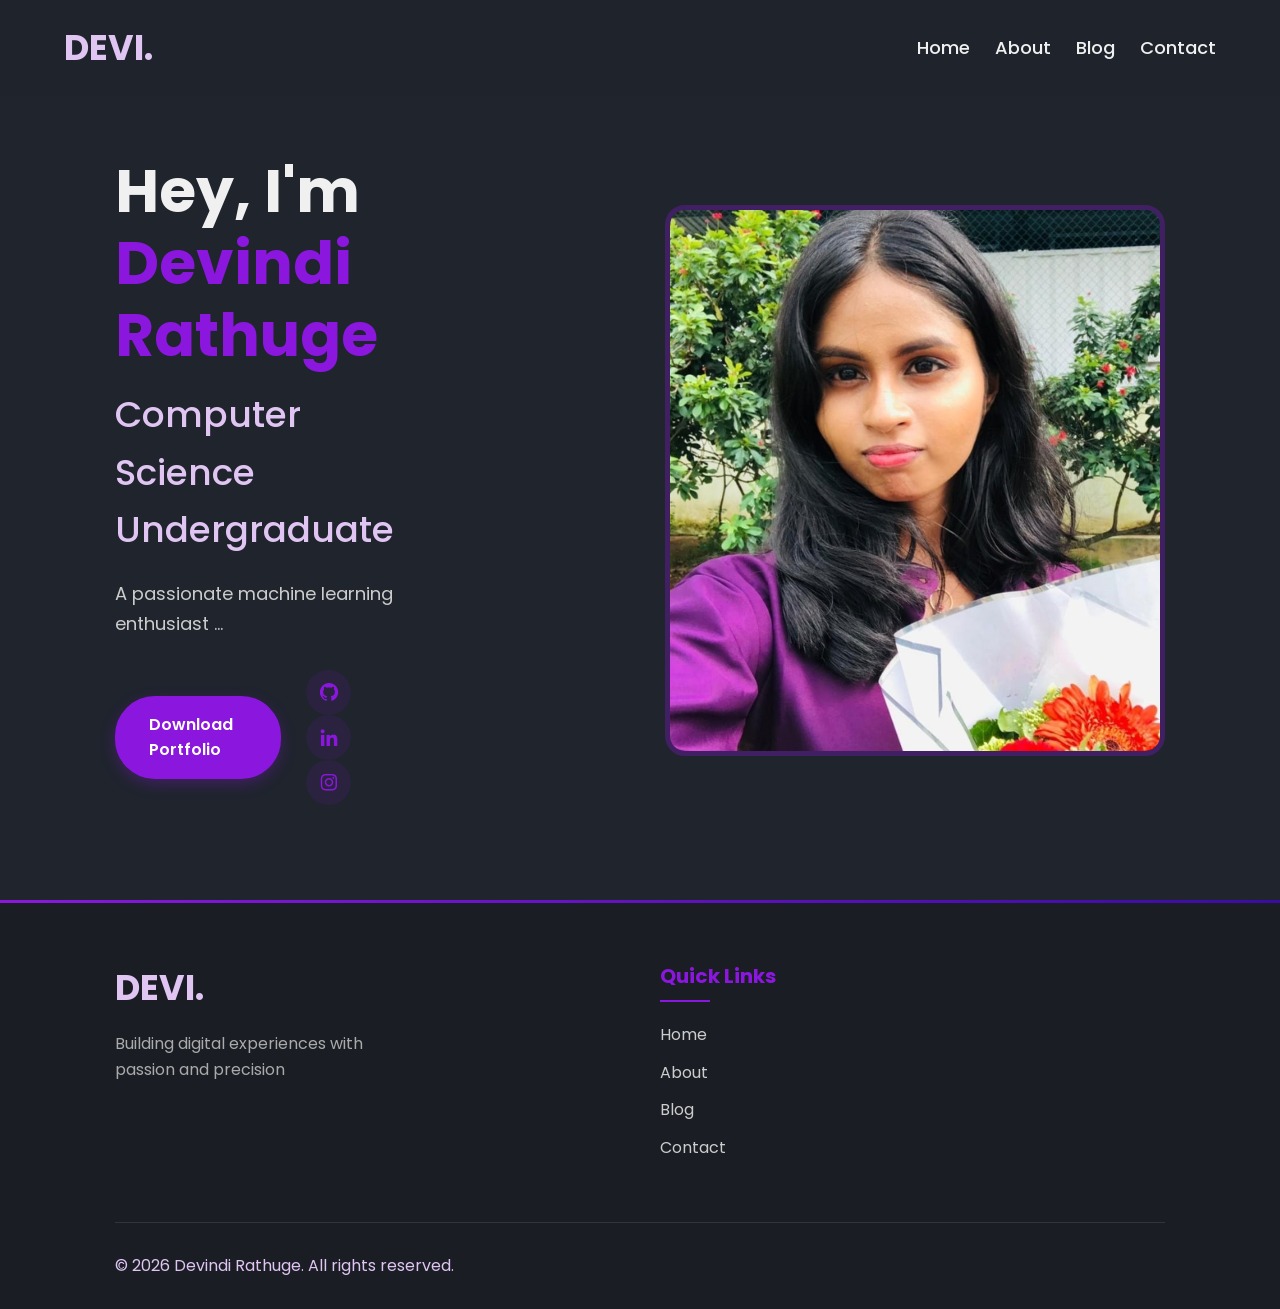
<file: index.html>
<!DOCTYPE html>
<html lang="en">
<head>
  <meta charset="UTF-8">
  <meta http-equiv="X-UA-Compatible" content="IE=edge">
  <meta name="viewport" content="width=device-width, initial-scale=1.0">
  <title>Devindi Rathuge</title>

  <!-- Boxicons CDN -->
  <link href="https://unpkg.com/boxicons@2.1.4/css/boxicons.min.css" rel="stylesheet">
  <link rel="stylesheet" href="style.css">
</head>

<body>
  <!-- Navbar -->
 <nav class="navbar">
    <a href="home.html" class="logo">DEVI.</a>
    <div class="menu-toggle" id="mobile-menu">
        <span class="bar"></span>
        <span class="bar"></span>
        <span class="bar"></span>
    </div>
    <ul class="nav-list" id="nav-list">
        <li><a href="home.html" class="active">Home</a></li>
        <li><a href="about.html">About</a></li>
        <li><a href="blog.html">Blog</a></li>
        <li><a href="contact.html">Contact</a></li>
    </ul>
</nav>  
  <!-- Home Section -->
  <section class="home" id="home">
    <div class="home-content">
      <div class="home-info">
        <h1>Hey, I'm <span>Devindi Rathuge</span></h1>
        <h2>Computer Science Undergraduate</h2>
        <p>A passionate machine learning enthusiast ...</p>

        <div class="btn-sci">
          <a href="Devindi-Nethmini.pdf" download class="btn">Download Portfolio</a>
          <div class="sci">
            <a href="https://github.com/rathugedn" target="_blank"><i class='bx bxl-github'></i></a>
            <a href="https://www.linkedin.com/in/devindi-rathuge" target="_blank"><i class='bx bxl-linkedin'></i></a>
            <a href="https://www.instagram.com/devindi_rathuge/" target="_blank"><i class='bx bxl-instagram'></i></a>
          </div>
        </div>
      </div>
      </div>

      <div class="home-img">
        <div class="img-box">
          <img src="mine.png" alt="Devindi Rathuge">
        </div>
      </div>
  </section>

  <!-- Footer -->
  <footer class="footer">
    <div class="footer-content">
      <div class="footer-logo">
        <a href="home.html" class="logo">DEVI.</a>
        <p>Building digital experiences with passion and precision</p>
      </div>
      <div class="footer-links">
        <h3>Quick Links</h3>
        <ul>
          <li><a href="home.html">Home</a></li>
          <li><a href="about.html">About</a></li>
          <li><a href="blog.html">Blog</a></li>
          <li><a href="contact.html">Contact</a></li>
        </ul>
      </div>
    </div>
    <div class="footer-bottom">
      <p>&copy; <span id="year"></span> Devindi Rathuge. All rights reserved.</p>
    </div>
  </footer>

  <script>
    document.getElementById('year').textContent = new Date().getFullYear();
  </script>
</body>
</html>
</file>
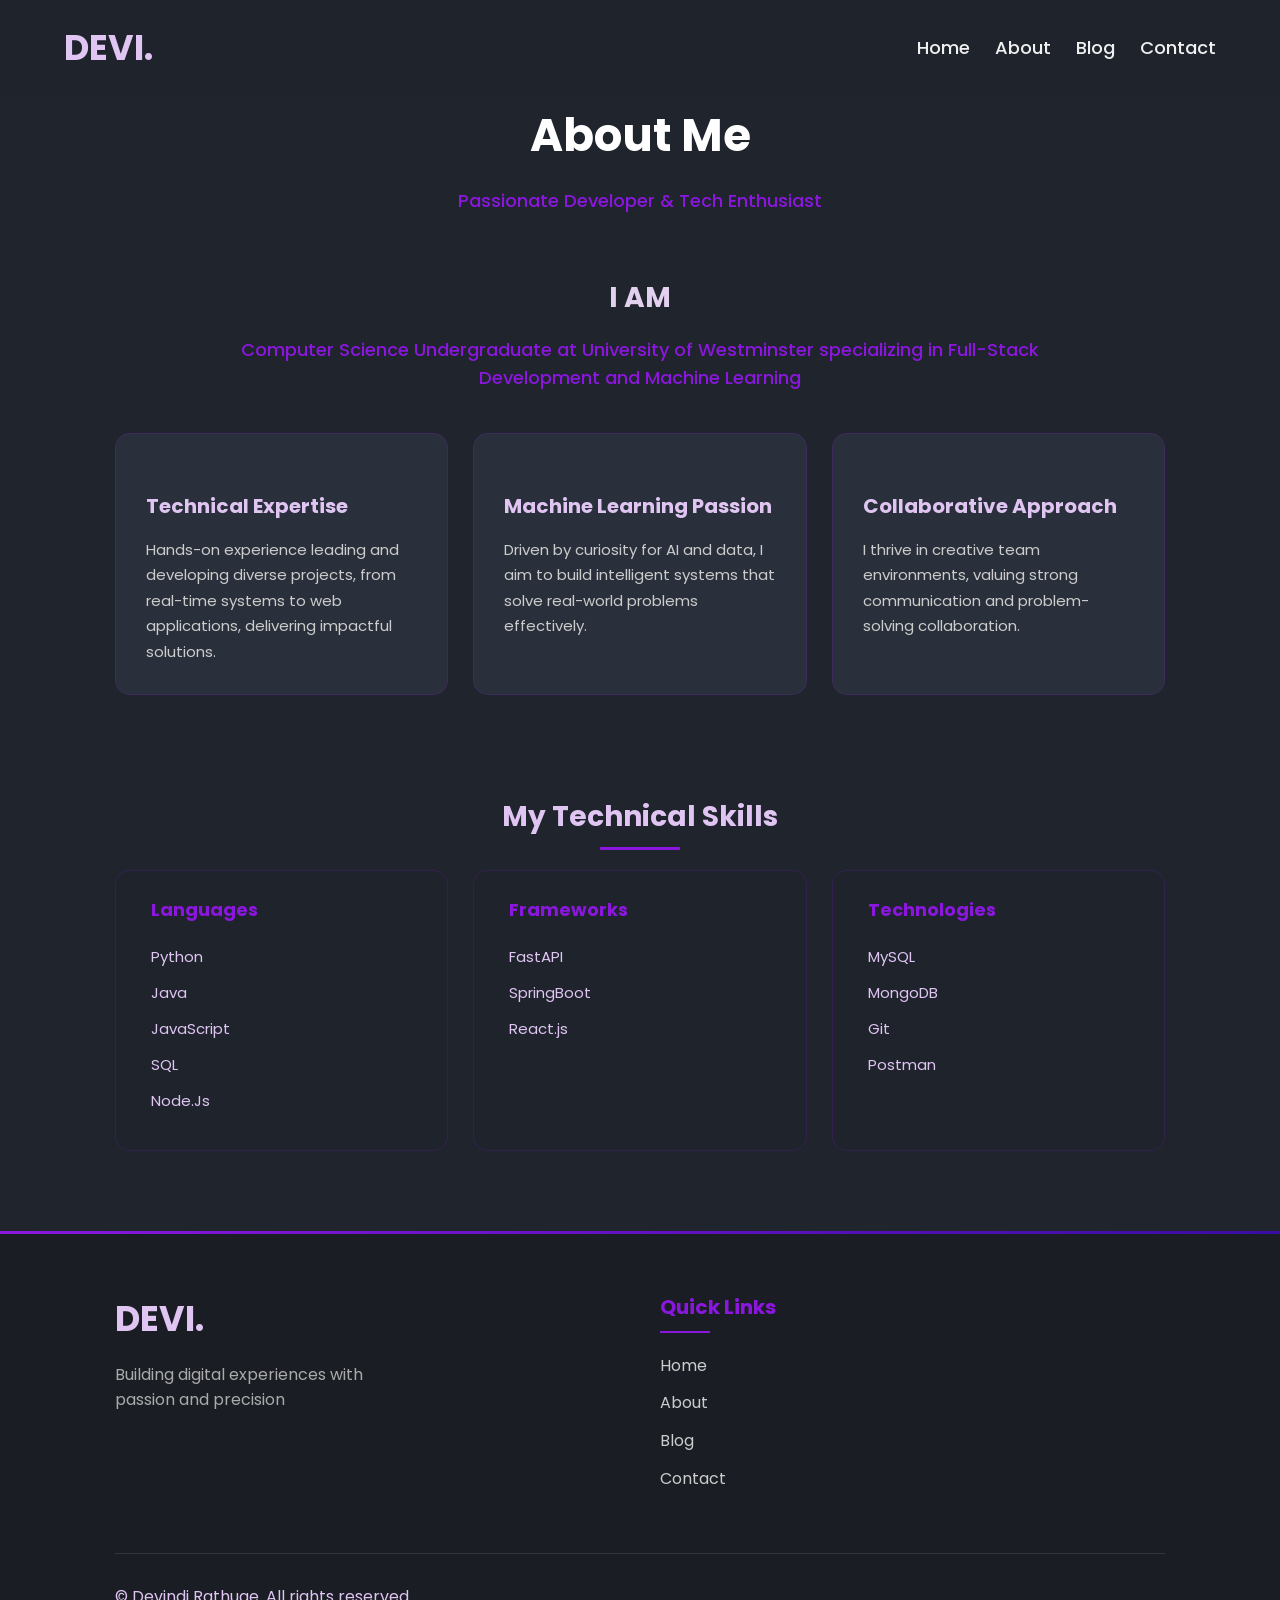
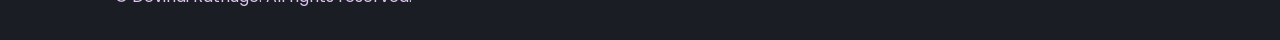
<file: about.html>
<!DOCTYPE html>
<html lang="en">
    <head>
    <meta charset="UTF-8">
    <meta http-equiv="X-UA-Compatible" content="IE=edge">
    <meta name="viewport" content="width=device-width, initial-scale=1.0">
    <title>Devindi Rathuge</title>
    <link href='https://cdn.boxicons.com/fonts/basic/boxicons.min.css' rel='stylesheet'>
    <link href='https://cdn.boxicons.com/fonts/brands/boxicons-brands.min.css' rel='stylesheet'>
    <link rel="stylesheet" href="style.css">
    </head>

    <body>

<nav class="navbar">
  <a href="home.html" class="logo">DEVI.</a>
  <div class="menu-toggle" id="mobile-menu">
    <span class="bar"></span>
    <span class="bar"></span>
    <span class="bar"></span>
  </div>
  <ul class="nav-list" id="nav-list">
    <li><a href="home.html">Home</a></li>
    <li><a href="about.html" class="active">About</a></li>
    <li><a href="blog.html">Blog</a></li>
    <li><a href="contact.html">Contact</a></li>
  </ul>
</nav>
 
  <section class="about" id="about">
    <div class="section-header">
        <h2 class="heading">About Me</h2>
        <div class="subheading">Passionate Developer & Tech Enthusiast</div>
    </div>

    <div class="about-container">
        <div class="about-content">
            <div class="about-text">
                <div class="about-intro">
                    <h3>I AM</h3>
                    <p class="highlight">Computer Science Undergraduate at University of Westminster specializing in Full-Stack Development and Machine Learning</p>
                </div>

                <div class="about-details">
                    <div class="detail-card">
                        <i class='bx bx-code-alt'></i>
                        <h4>Technical Expertise</h4>
                        <p>Hands-on experience leading and developing diverse projects, from real-time systems to web applications, delivering impactful solutions.</p>
                    </div>

                    <div class="detail-card">
                        <i class='bx bx-brain'></i>
                        <h4>Machine Learning Passion</h4>
                        <p>Driven by curiosity for AI and data, I aim to build intelligent systems that solve real-world problems effectively.</p>
                    </div>

                    <div class="detail-card">
                        <i class='bx bx-group'></i>
                        <h4>Collaborative Approach</h4>
                        <p>I thrive in creative team environments, valuing strong communication and problem-solving collaboration.</p>
                    </div>
                </div>
            </div>

            <div class="about-skills">
                <h3 class="skills-title">My Technical Skills</h3>
                <div class="skills-grid">
                    <div class="skill-category">
                        <h4><i class='bx bx-code'></i> Languages</h4>
                        <ul>
                            <li><i class='bxl bx-python'></i> Python</li>
                            <li><i class='bxl bx-java'></i> Java</li>
                            <li><i class='bxl bx-javascript'></i> JavaScript</li>
                            <li><i class='bx bx-database'></i> SQL</li>
                            <li><i class='bxl  bx-nodejs'></i>Node.Js</li>
                        </ul>
                    </div>

                    <div class="skill-category">
                        <h4><i class='bx bx-cube'></i> Frameworks</h4>
                        <ul>
                            <li><i class='bxl bx-fastapi'></i> FastAPI</li>
                            <li><i class='bxl bx-spring-boot'></i> SpringBoot</li>
                            <li><i class='bxl bx-react'></i> React.js</li>
                        </ul>
                    </div>

                    <div class="skill-category">
                        <h4><i class='bx bx-server'></i> Technologies</h4>
                        <ul>
                            <li><i class='bxl bx-my-sql'></i> MySQL</li>
                            <li><i class='bxl bx-mongodb'></i> MongoDB</li>
                            <li><i class='bx bx-git-branch'></i> Git</li>
                            <li><i class='bx  bx-test-tube'></i>Postman</li>
                        </ul>
                    </div>
                </div>
            </div>
        </div>
    </div>
</section>

<!-- Footer -->
  <footer class="footer">
    <div class="footer-content">
      <div class="footer-logo">
        <a href="home.html" class="logo">DEVI.</a>
        <p>Building digital experiences with passion and precision</p>
      </div>
      <div class="footer-links">
        <h3>Quick Links</h3>
        <ul>
          <li><a href="home.html">Home</a></li>
          <li><a href="about.html">About</a></li>
          <li><a href="blog.html">Blog</a></li>
          <li><a href="contact.html">Contact</a></li>
        </ul>
      </div>
    </div>
    <div class="footer-bottom">
      <p>&copy; <span id="year"></span> Devindi Rathuge. All rights reserved.</p>
    </div>
  </footer>

  </body>
  </html>
</file>
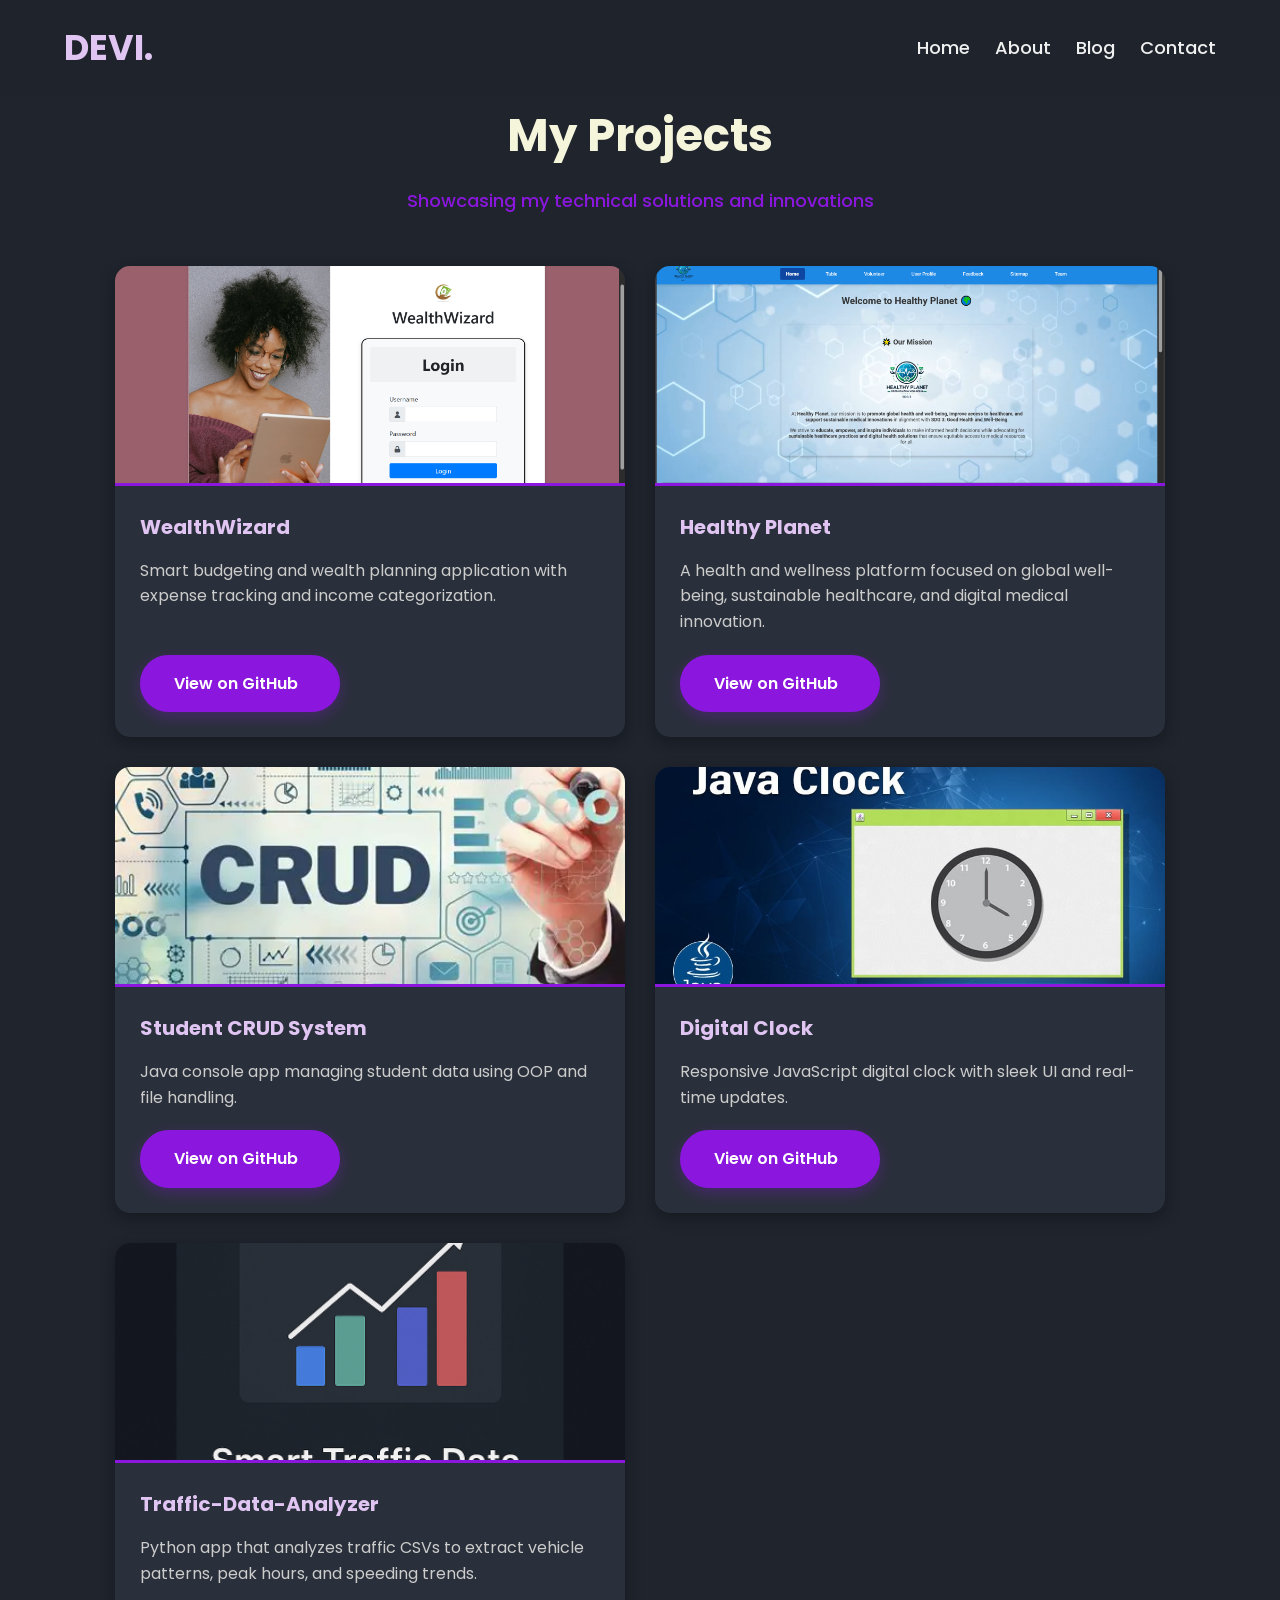
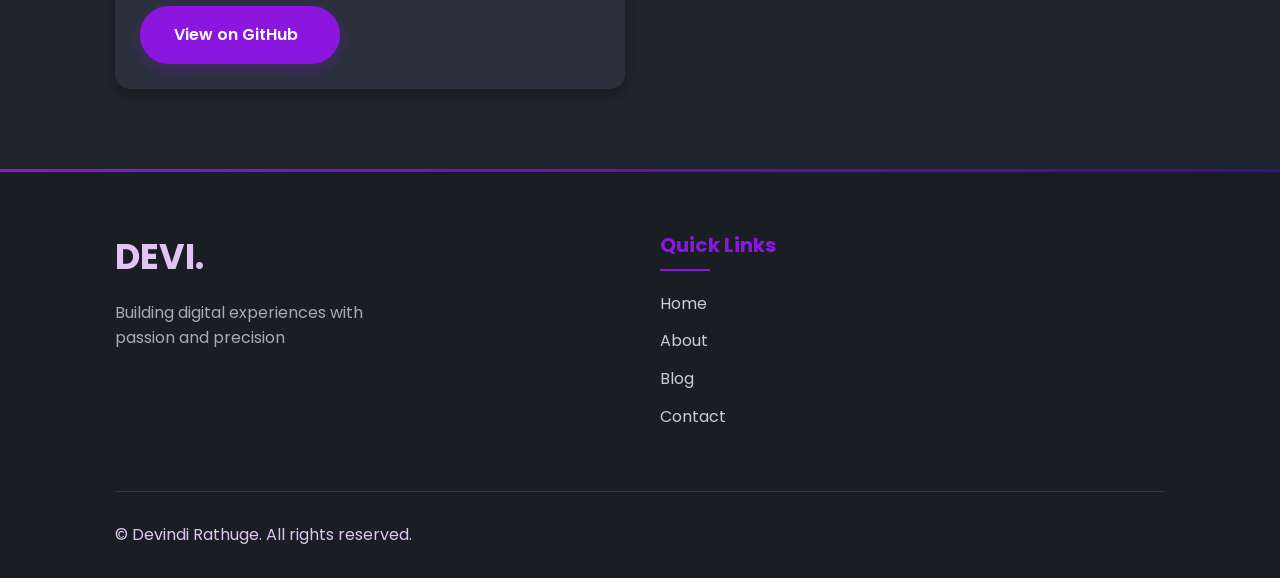
<file: blog.html>
<!DOCTYPE html>
<html lang="en">
    <head>
    <meta charset="UTF-8">
    <meta http-equiv="X-UA-Compatible" content="IE=edge">
    <meta name="viewport" content="width=device-width, initial-scale=1.0">
    <title>Devindi Rathuge</title>
    <link href='https://cdn.boxicons.com/fonts/basic/boxicons.min.css' rel='stylesheet'>
    <link href='https://cdn.boxicons.com/fonts/brands/boxicons-brands.min.css' rel='stylesheet'>
    <link rel="stylesheet" href="style.css">
</head>

<body>
<nav class="navbar">
    <a href="#blog" class="logo">DEVI.</a>
    <div class="menu-toggle" id="mobile-menu">
        <span class="bar"></span>
        <span class="bar"></span>
        <span class="bar"></span>
    </div>
    <ul class="nav-list" id="nav-list">
    <li><a href="home.html">Home</a></li>
    <li><a href="about.html">About</a></li>
    <li><a href="blog.html" class="active">Blog</a></li>
    <li><a href="contact.html">Contact</a></li>
    </ul>
</nav>   

   <section class="projects" id="blog">
    <h2 class="heading">My <span>Projects</span></h2>
    <div class="subheading">Showcasing my technical solutions and innovations</div>
    
    <div class="projects-container">
        <!-- Project 1 -->
        <div class="project-card">
            <div class="project-img">
                <img src="wealthwizard.png" alt="WealthWizard">
            </div>
            <div class="project-content">
                <h3>WealthWizard</h3>
                <p>Smart budgeting and wealth planning application with expense tracking and income categorization.</p>
                <a href="https://github.com/rathugedn/Wealthwizard" target="_blank" class="btn">
                    View on GitHub <i class='bx bxl-github'></i>
                </a>
            </div>
        </div>

        <!-- Project 2 -->
        <div class="project-card">
            <div class="project-img">
                <img src="sdgp.png" alt="Healthy Planet">
            </div>
            <div class="project-content">
                <h3>Healthy Planet</h3>
                <p>A health and wellness platform focused on global well-being, sustainable healthcare, and digital medical innovation.</p>
                <a href="https://github.com/rathugedn/Healthy-planet" target="_blank" class="btn">
                    View on GitHub <i class='bx bxl-github'></i>
                </a>
            </div>
        </div>

        <!-- Project 3 -->
        <div class="project-card">
            <div class="project-img">
                <img src="crud.png" alt="crud">
            </div>
            <div class="project-content">
                <h3>Student CRUD System</h3>
                <p>Java console app managing student data using OOP and file handling.</p>
                <a href="https://github.com/rathugedn-crud" target="_blank" class="btn">
                    View on GitHub <i class='bx bxl-github'></i>
                </a>
            </div>
        </div>

        <!-- Project 4 -->
        <div class="project-card">
            <div class="project-img">
                <img src="./Java-Clock.jpg" alt="Digital Clock">
            </div>
            <div class="project-content">
                <h3>Digital Clock</h3>
                <p>Responsive JavaScript digital clock with sleek UI and real-time updates.</p>
                <a href="https://github.com/rathugedn/digital-clock" target="_blank" class="btn">
                    View on GitHub <i class='bx bxl-github'></i>
                </a>
            </div>
        </div>

        <!-- Project 5 -->
        <div class="project-card">
            <div class="project-img">
                <img src="./trafic.png" alt="HomeHarbor">
            </div>
            <div class="project-content">
                <h3>Traffic-Data-Analyzer</h3>
                <p>Python app that analyzes traffic CSVs to extract vehicle patterns, peak hours, and speeding trends.</p>
                <a href="https://github.com/rathugedn/Traffic-Data-Analyzer" target="_blank" class="btn">
                    View on GitHub <i class='bx bxl-github'></i>
                </a>
            </div>
        </div>
    </div>
</section>

  <!-- Footer -->
  <footer class="footer">
    <div class="footer-content">
      <div class="footer-logo">
        <a href="home.html" class="logo">DEVI.</a>
        <p>Building digital experiences with passion and precision</p>
      </div>
      <div class="footer-links">
        <h3>Quick Links</h3>
        <ul>
          <li><a href="home.html">Home</a></li>
          <li><a href="about.html">About</a></li>
          <li><a href="blog.html">Blog</a></li>
          <li><a href="contact.html">Contact</a></li>
        </ul>
      </div>
    </div>
    <div class="footer-bottom">
      <p>&copy; <span id="year"></span> Devindi Rathuge. All rights reserved.</p>
    </div>
  </footer>

</body>
</html>
</file>
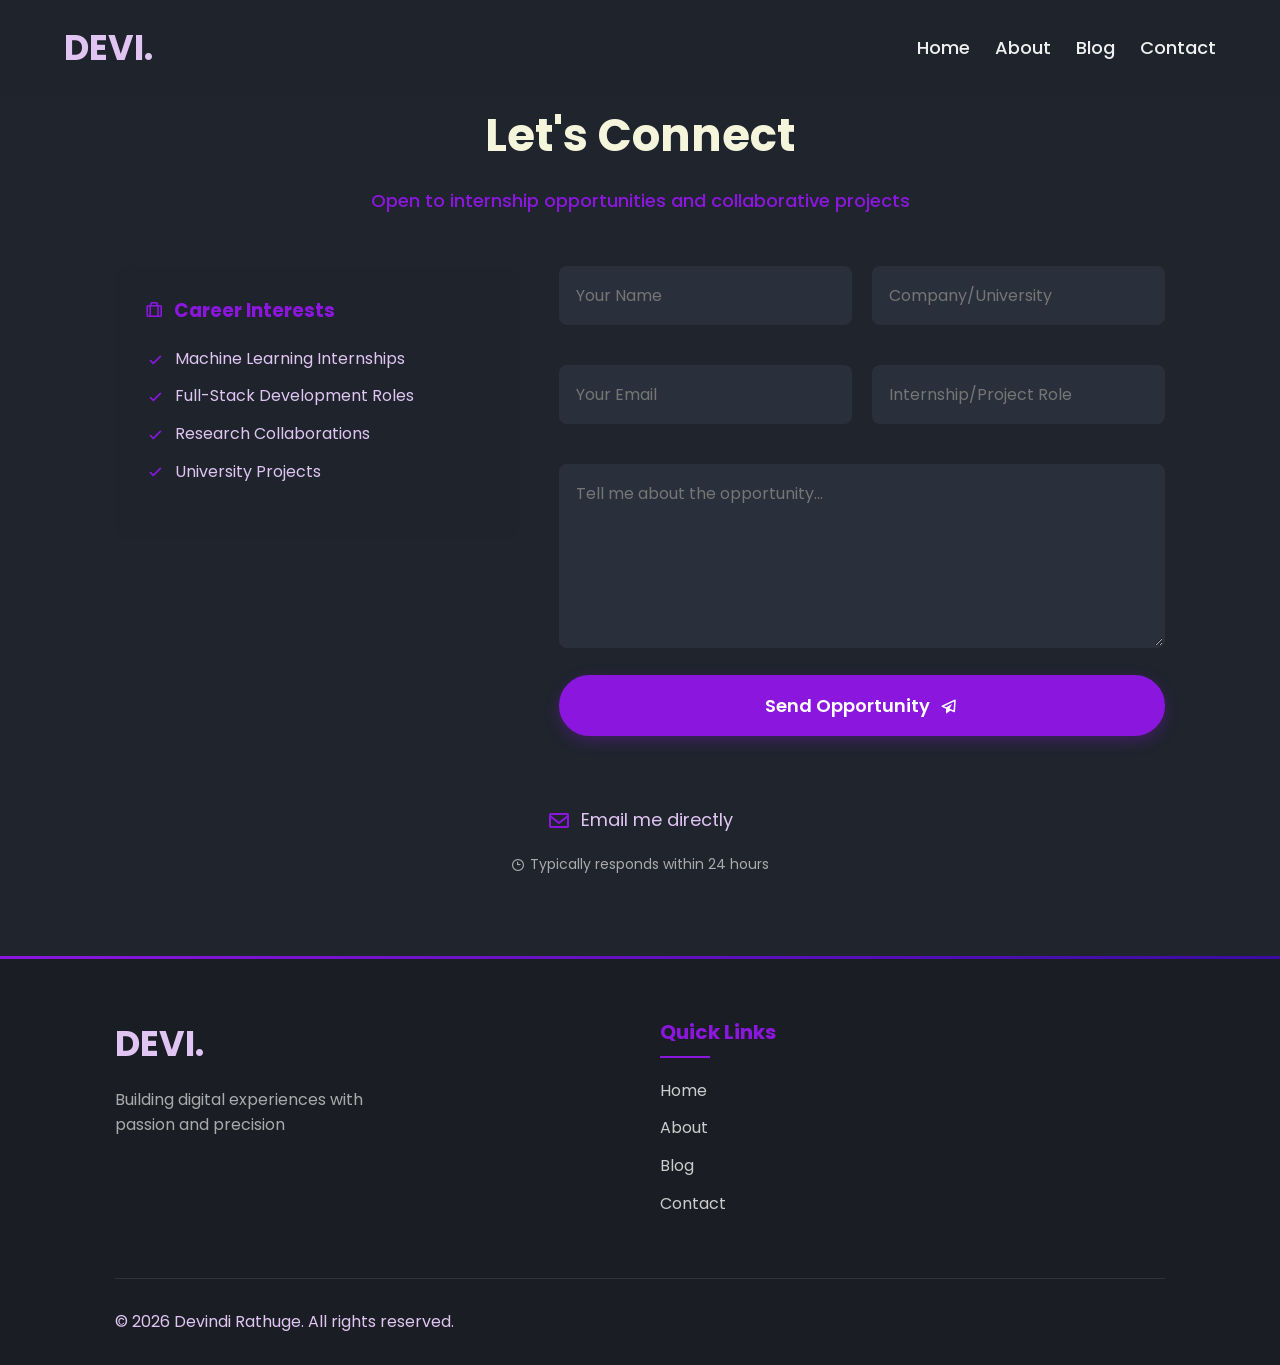
<file: contact.html>
<!DOCTYPE html>
<html lang="en">
<head>
  <meta charset="UTF-8">
  <meta name="viewport" content="width=device-width, initial-scale=1.0">
  <title>Contact | Devindi Rathuge</title>

  <link href="https://unpkg.com/boxicons@2.1.4/css/boxicons.min.css" rel="stylesheet">
  <link rel="stylesheet" href="style.css">
</head>

<nav class="navbar">
    <a href="#contact" class="logo">DEVI.</a>
    <div class="menu-toggle" id="mobile-menu">
        <span class="bar"></span>
        <span class="bar"></span>
        <span class="bar"></span>
    </div>
    <ul class="nav-list" id="nav-list">
    <li><a href="home.html">Home</a></li>
    <li><a href="about.html">About</a></li>
    <li><a href="blog.html">Blog</a></li>
    <li><a href="contact.html" class="active">Contact</a></li>
    </ul>

</nav>  

  <!-- Contact Section -->
  <section class="contact" id="contact">
    <h2 class="heading">Let's <span>Connect</span></h2>
    <div class="subheading">Open to internship opportunities and collaborative projects</div>

    <div class="contact-container">
      <div class="contact-info">
        <h3><i class='bx bx-briefcase-alt'></i> Career Interests</h3>
        <ul>
          <li><i class='bx bx-check'></i> Machine Learning Internships</li>
          <li><i class='bx bx-check'></i> Full-Stack Development Roles</li>
          <li><i class='bx bx-check'></i> Research Collaborations</li>
          <li><i class='bx bx-check'></i> University Projects</li>
        </ul>
      </div>

      <form action="https://formspree.io/f/xdkdyrvv" method="POST" class="contact-form">
        <div class="input-group">
          <input type="text" name="name" placeholder="Your Name" required>
          <input type="text" name="organization" placeholder="Company/University" required>
        </div>
        <div class="input-group">
          <input type="email" name="email" placeholder="Your Email" required>
          <input type="text" name="position" placeholder="Internship/Project Role">
        </div>
        <textarea name="message" placeholder="Tell me about the opportunity..." rows="6" required></textarea>
        <input type="hidden" name="_subject" value="New Opportunity Inquiry">
        <button type="submit" class="btn">Send Opportunity <i class='bx bx-paper-plane'></i></button>
      </form>
    </div>

    <div class="direct-contact">
      <a href="nethminirathuge4@gmail.com" class="contact-link">
        <i class='bx bx-envelope'></i> Email me directly
      </a>
      <p class="response-time"><i class='bx bx-time'></i> Typically responds within 24 hours</p>
    </div>
  </section>

  <footer class="footer">
    <div class="footer-content">
      <div class="footer-logo">
        <a href="home.html" class="logo">DEVI.</a>
        <p>Building digital experiences with passion and precision</p>
      </div>
      <div class="footer-links">
        <h3>Quick Links</h3>
        <ul>
          <li><a href="home.html">Home</a></li>
          <li><a href="about.html">About</a></li>
          <li><a href="blog.html">Blog</a></li>
          <li><a href="contact.html">Contact</a></li>
        </ul>
      </div>
    </div>
    <div class="footer-bottom">
      <p>&copy; <span id="year"></span> Devindi Rathuge. All rights reserved.</p>
    </div>
  </footer>

  <script>
    document.getElementById('year').textContent = new Date().getFullYear();
  </script>
</body>
</html>
</file>
<file: style.css>
@import url('https://fonts.googleapis.com/css2?family=Poppins:wght@400;500;600;700&display=swap');

* {
    margin: 0;
    padding: 0;
    box-sizing: border-box;
    font-family: 'Poppins', sans-serif;
}

body {
    background-color: #1f242d;
    color: #f0f0f0;
    line-height: 1.6;
}

a {
    color: antiquewhite;
    text-decoration: none;
}

.navbar {
    position: fixed;
    width: 100%;
    padding: 20px 5%;
    display: flex;
    justify-content: space-between;
    align-items: center;
    z-index: 100;
    background-color: rgba(31, 36, 45, 0.9);
    backdrop-filter: blur(10px);
    transition: all 0.3s ease;
}

.navbar .logo {
    font-size: 35px;
    font-weight: 700;
    color: #e0c5f3;
    z-index: 101;
}

.nav-list {
    display: flex;
    gap: 25px;
    list-style: none;
    transition: all 0.5s ease;
}

.nav-list li {
    position: relative;
}

.nav-list li a {
    font-size: 18px;
    font-weight: 500;
    transition: color 0.3s ease;
    padding: 5px 0;
    position: relative;
    color: #f0f0f0;
}

.nav-list li a::after {
    content: '';
    position: absolute;
    width: 0;
    height: 2px;
    bottom: 0;
    left: 0;
    background-color: #9729e6;
    transition: width 0.3s ease;
}

.nav-list li:hover a::after,
.nav-list li.active a::after {
    width: 100%;
}

.nav-list li:hover a {
    color: #9729e6;
}

.menu-toggle {
    display: none;
    cursor: pointer;
    z-index: 101;
    padding: 10px;
}

.menu-toggle .bar {
    display: block;
    width: 25px;
    height: 3px;
    margin: 5px 0;
    background-color: #e0c5f3;
    border-radius: 3px;
    transition: all 0.3s ease;
}

.menu-toggle span {
    display: block;
    height: 3px;
    width: 100%;
    background-color: #e0c5f3;
    border-radius: 3px;
    transition: all 0.3s ease;
}

/* Mobile styles */
@media (max-width: 768px) {
    .menu-toggle {
        display: block;
    }
    
    .nav-list {
        position: fixed;
        top: 0;
        right: -100%;
        width: 70%;
        height: 100vh;
        background-color: #1f242d;
        flex-direction: column;
        align-items: center;
        justify-content: center;
        padding-top: 80px;
        gap: 30px;
        box-shadow: -5px 0 15px rgba(0, 0, 0, 0.2);
        transition: right 0.5s ease;
    }
    
    .nav-list.active {
        right: 0;
    }
    
    .menu-toggle.active span:nth-child(1) {
        transform: translateY(8px) rotate(45deg);
    }
    
    .menu-toggle.active span:nth-child(2) {
        opacity: 0;
    }
    
    .menu-toggle.active span:nth-child(3) {
        transform: translateY(-8px) rotate(-45deg);
    }
}

@media (max-width: 480px) {
    .nav-list {
        width: 80%;
    }
    
    .nav-list li a {
        font-size: 16px;
    }
    .navbar ul {
        gap: 15px;
    }
    
    .navbar ul li a {
        font-size: 16px;
    }
}

.home {
    min-height: 100vh;
    padding: 120px 9% 60px;
    display: flex;
    align-items: center;
    background: linear-gradient(135deg, #1f242d 100%, #2a303b 0%);
    position: relative;
    overflow: hidden;

}

.home-content {
    width: 100%;
    max-width: 1200px;
    margin: 0 auto;
    display: grid;
    grid-template-columns: 1fr;
    gap: 40px;
    align-items: center;
}

.home-info {
    order: 1;
    text-align: center;
}

.home-info h1 {
    font-size: clamp(36px, 5vw, 60px);
    margin-bottom: 15px;
    line-height: 1.2;
}

.home-info h1 span {
    color: #8b17de;
    position: relative;
}

.home-info h1 span::after {
    content: '';
    position: absolute;
    bottom: 5px;
    left: 0;
    width: 100%;
    height: 10px;
    background: rgba(139, 23, 222, 0.3);
    z-index: -1;
}

.home-info h2 {
    font-size: clamp(22px, 3vw, 36px);
    margin-bottom: 20px;
    color: #e0c5f3;
    font-weight: 500;
}

.home-info p {
    font-size: clamp(16px, 2vw, 18px);
    margin-bottom: 30px;
    color: #ccc;
    line-height: 1.7;
    max-width: 600px;
}

.btn-sci {
    display: flex;
    align-items: center;
    gap: 25px;
}

.btn {
    display: inline-flex;
    align-items: center;
    gap: 8px;
    padding: 14px 32px;
    background: #8b17de;
    border: 2px solid #8b17de;
    border-radius: 40px;
    box-shadow: 0 5px 15px rgba(139, 23, 222, 0.3);
    font-size: 16px;
    font-weight: 600;
    color: white;
    transition: all 0.3s ease;
}

.btn:hover {
    background: transparent;
    color: #8b17de;
    transform: translateY(-3px);
    box-shadow: 0 8px 20px rgba(139, 23, 222, 0.4);
}

.sci {
    justify-content: center;
}

.sci a {
    display: inline-flex;
    width: 45px;
    height: 45px;
    background: rgba(139, 23, 222, 0.1);
    border-radius: 50%;
    align-items: center;
    justify-content: center;
    color: #8b17de;
    font-size: 22px;
    transition: all 0.3s ease;
}

.sci a:hover {
    background: #8b17de;
    color: white;
    transform: translateY(-3px);
    box-shadow: 0 5px 15px rgba(139, 23, 222, 0.3);
}

.home-img {
    order: 2;
    margin: 0 auto;
}

.img-box {
    width: 100%;
    max-width: 500px;
    height: 551px;
    border-radius: 20px;
    overflow: hidden;
    position: relative;
    margin: 0 auto;
    border: 5px solid rgba(139, 23, 222, 0.3);
}

.img-item {
    width: 100%;
    height: 100%;
}

.img-item img {
    width: 100%;
    height: 100%;
    object-fit: cover;
    object-position: center;
}

.img-overlay {
    position: absolute;
    top: 0;
    left: 0;
    width: 100%;
    height: 100%;
    background: linear-gradient(135deg, rgba(31, 36, 45, 0.2) 0%, rgba(139, 23, 222, 0.1) 100%);
}

.scroll-down {
    display: none;
}

.scroll-down a {
    display: inline-flex;
    width: 50px;
    height: 50px;
    background: rgba(139, 23, 222, 0.2);
    border-radius: 50%;
    align-items: center;
    justify-content: center;
    color: #8b17de;
    font-size: 28px;
    animation: bounce 2s infinite;
    transition: all 0.3s ease;
}

.scroll-down a:hover {
    background: #8b17de;
    color: white;
}

@keyframes bounce {
    0%, 20%, 50%, 80%, 100% {transform: translateY(0);}
    40% {transform: translateY(-15px);}
    60% {transform: translateY(-10px);}
}

@media (max-width: 480px) {
    
    .btn {
        padding: 10px 24px;
    }
    
    .home-info .btn-sci .sci a {
        padding: 8px;
        font-size: 18px;
    }
}


@media (min-width: 768px) {
    .home-content {
        grid-template-columns: 1fr 1fr;
        gap: 60px;
    }
    
    .home-info {
        order: initial;
        text-align: left;
    }
    
    .home-img {
        order: initial;
    }
    
    .btn-sci {
        flex-direction: row;
        justify-content: flex-start;
    }
    
    .scroll-down {
        display: block;
    }
}

/* Small Mobile Devices */
@media (max-width: 480px) {
    .home {
        padding: 100px 5% 40px;
    }
    
    .home-info h1 {
        font-size: 32px;
    }
    
    .home-info h2 {
        font-size: 20px;
    }
    
    .img-box {
        max-width: 280px;
        height: 280px;
    }
    
    .btn {
        padding: 12px 24px;
        font-size: 14px;
    }
    
    .sci a {
        width: 40px;
        height: 40px;
        font-size: 20px;
    }
}

/* Medium Mobile Devices */
@media (min-width: 481px) and (max-width: 767px) {
    .img-box {
        max-width: 320px;
        height: 320px;
    }
}

/* About Section */
.about {
    padding: 100px 9% 80px;
    background-color: #1f242d;
}

.section-header {
    text-align: center;
    margin-bottom: 60px;
}

.section-header .heading {
    font-size: 45px;
    margin-bottom: 15px;
    color: #ffffff;
}

.section-header .heading span {
    color: #8b17de;
}

.section-header .subheading {
    color: #8b17de;
    font-size: 18px;
    font-weight: 500;
}

.about-container {
    max-width: 1200px;
    margin: 0 auto;
}

.about-content {
    display: grid;
    gap: 50px;
}

.about-intro {
    text-align: center;
    margin-bottom: 40px;
}

.about-intro h3 {
    font-size: 28px;
    color: #e2d0ef;
    margin-bottom: 15px;
}

.about-intro .highlight {
    color: #8b17de;
    font-size: 18px;
    font-weight: 500;
    max-width: 800px;
    margin: 0 auto;
    line-height: 1.6;
}

.about-details {
    display: grid;
    grid-template-columns: repeat(auto-fit, minmax(250px, 1fr));
    gap: 25px;
    margin-bottom: 50px;
}

.detail-card {
    background: #2a303b;
    border-radius: 15px;
    padding: 30px;
    border: 1px solid rgba(139, 23, 222, 0.2);
    transition: transform 0.3s ease, box-shadow 0.3s ease;
}

.detail-card:hover {
    transform: translateY(-5px);
    box-shadow: 0 10px 20px rgba(139, 23, 222, 0.2);
}

.detail-card i {
    font-size: 32px;
    color: #8b17de;
    margin-bottom: 15px;
    display: inline-block;
}

.detail-card h4 {
    font-size: 20px;
    color: #e0c5f3;
    margin-bottom: 15px;
}

.detail-card p {
    color: #ccc;
    line-height: 1.7;
    font-size: 15px;
}

.skills-title {
    text-align: center;
    font-size: 28px;
    color: #e0c5f3;
    margin-bottom: 30px;
    position: relative;
}

.skills-title::after {
    content: '';
    position: absolute;
    bottom: -10px;
    left: 50%;
    transform: translateX(-50%);
    width: 80px;
    height: 3px;
    background: #8b17de;
}

.skills-grid {
    display: grid;
    grid-template-columns: repeat(auto-fit, minmax(250px, 1fr));
    gap: 25px;
}

.skill-category {
    background: rgba(31, 36, 45, 0.7);
    padding: 25px;
    border-radius: 15px;
    border: 1px solid rgba(139, 23, 222, 0.2);
}

.skill-category h4 {
    color: #8b17de;
    font-size: 18px;
    margin-bottom: 20px;
    display: flex;
    align-items: center;
    gap: 10px;
}

.skill-category ul {
    list-style: none;
}

.skill-category ul li {
    margin-bottom: 12px;
    color: #e0c5f3;
    display: flex;
    align-items: center;
    gap: 10px;
    font-size: 15px;
}

.skill-category ul li i {
    font-size: 20px;
    color: #8b17de;
}

/* Responsive Styles */
@media (max-width: 768px) {
    .about {
        padding: 80px 5% 60px;
    }
    
    .about-details {
        grid-template-columns: 1fr;
    }
    
    .about-intro h3 {
        font-size: 24px;
    }
    
    .about-intro .highlight {
        font-size: 16px;
    }
}

/* Responsive Styles */
@media (max-width: 992px) {
    .home-content,
    .about-content {
        grid-template-columns: 1fr;
        gap: 40px;
    }
    
    .home-info,
    .about-info {
        text-align: center;
    }
    
    .btn-sci {
        justify-content: center;
    }
    
    .img-box,
    .img-container {
        max-width: 350px;
        height: 350px;
    }
}

@media (max-width: 768px) {
    .home,
    .about {
        padding: 100px 5% 60px;
    }
    
    .skills-grid {
        grid-template-columns: 1fr;
    }
}

/* Projects Section */
.projects {
    padding: 100px 9% 80px;
    background-color: #1f242d;
    color: beige;
}

.projects .heading {
    font-size: 45px;
    margin-bottom: 15px;
    text-align: center;
}

.projects .subheading {
    color: #8b17de;
    font-size: 18px;
    margin-bottom: 50px;
    text-align: center;
    font-weight: 500;
}

.projects-container {
    display: grid;
    grid-template-columns: repeat(auto-fill, minmax(350px, 1fr));
    gap: 30px;
    max-width: 1200px;
    margin: 0 auto;
}

.project-card {
    background: #2a303b;
    border-radius: 15px;
    overflow: hidden;
    box-shadow: 0 5px 15px rgba(0, 0, 0, 0.3);
    transition: transform 0.4s ease, box-shadow 0.4s ease;
    display: flex;
    flex-direction: column;
}

.project-card:hover {
    transform: translateY(-10px);
    box-shadow: 0 15px 30px rgba(139, 23, 222, 0.3);
}

.project-img {
    height: 220px;
    overflow: hidden;
}

.project-img img {
    width: 100%;
    height: 100%;
    object-fit: cover;
    transition: transform 0.5s ease;
    border-bottom: 3px solid #8b17de;
}

.project-card:hover .project-img img {
    transform: scale(1.05);
}

.project-content {
    padding: 25px;
    flex: 1;
    display: flex;
    flex-direction: column;
}

.project-content h3 {
    font-size: 20px;
    margin-bottom: 15px;
    color: #e0c5f3;
}

.project-content p {
    color: #ccc;
    margin-bottom: 20px;
    line-height: 1.6;
    flex-grow: 1;
}

.project-content .btn {
    align-self: flex-start;
    margin-top: auto;
    display: inline-flex;
    align-items: center;
    gap: 8px;
}

.project-content .btn i {
    font-size: 20px;
}

/* Responsive adjustments */
@media (max-width: 768px) {
    .projects {
        padding: 80px 5% 60px;
    }
    
    .projects-container {
        grid-template-columns: 1fr;
    }
    
    .project-img {
        height: 200px;
    }
}

/* Contact Section */
.contact {
    padding: 100px 9% 80px;
    background-color: #1f242d;
    color: beige;
    text-align: center;
}

.contact .heading {
    font-size: 45px;
    margin-bottom: 15px;
}

.contact .subheading {
    color: #8b17de;
    font-size: 18px;
    margin-bottom: 50px;
    font-weight: 500;
}

/* Contact Section Updates */
.contact-info {
    background: rgba(31, 36, 45, 0.7);
    padding: 30px;
    border-radius: 15px;
    margin-bottom: 30px;
}

.contact-info h3 {
    color: #8b17de;
    margin-bottom: 20px;
    display: flex;
    align-items: center;
    gap: 10px;
}

.contact-info ul {
    list-style: none;
    margin-bottom: 25px;
}

.contact-info li {
    margin-bottom: 12px;
    display: flex;
    align-items: center;
    gap: 10px;
    color: #e0c5f3;
}

.contact-info i.bx-check {
    color: #8b17de;
    font-size: 20px;
}

.availability {
    background: rgba(139, 23, 222, 0.1);
    padding: 15px;
    border-radius: 10px;
    border-left: 3px solid #8b17de;
}

.availability h4 {
    display: flex;
    align-items: center;
    gap: 10px;
    margin-bottom: 10px;
    color: #e0c5f3;
}

.response-time {
    color: #aaa;
    font-size: 14px;
    display: flex;
    align-items: center;
    gap: 5px;
    justify-content: center;
    margin-top: 15px;
}

@media (min-width: 992px) {
    .contact-container {
        display: grid;
        grid-template-columns: 1fr 1.5fr;
        gap: 40px;
        align-items: start;
    }
    
    .contact-info {
        margin-bottom: 0;
        position: sticky;
        top: 120px;
    }
}

.contact-form {
    max-width: 700px;
    margin: 0 auto 40px;
    text-align: left;
}

.input-group {
    display: flex;
    gap: 20px;
    margin-bottom: 20px;
}

.input-group input {
    flex: 1;
}

.contact-form input,
.contact-form textarea {
    width: 100%;
    padding: 15px;
    margin-bottom: 20px;
    border: none;
    border-radius: 8px;
    background: #2a303b;
    color: #fff;
    font-size: 16px;
    border: 2px solid transparent;
    transition: all 0.3s ease;
}

.contact-form input:focus,
.contact-form textarea:focus {
    border-color: #8b17de;
    outline: none;
    box-shadow: 0 0 10px rgba(139, 23, 222, 0.3);
}

.contact-form textarea {
    resize: vertical;
    min-height: 150px;
}

.contact-form .btn {
    width: 100%;
    padding: 15px;
    font-size: 18px;
    display: flex;
    align-items: center;
    justify-content: center;
    gap: 10px;
}

.direct-contact {
    margin-top: 30px;
}

.contact-link {
    display: inline-flex;
    align-items: center;
    gap: 10px;
    color: #e0c5f3;
    font-size: 18px;
    transition: color 0.3s ease;
}

.contact-link i {
    font-size: 24px;
    color: #8b17de;
}

.contact-link:hover {
    color: #8b17de;
}

/* Responsive adjustments */
@media (max-width: 768px) {
    .contact {
        padding: 80px 5% 60px;
    }
    
    .input-group {
        flex-direction: column;
        gap: 0;
    }
    
    .contact-form input,
    .contact-form textarea {
        padding: 12px;
    }
}

/* Footer */
.footer {
    background-color: #1a1e24;
    color: #e0c5f3;
    padding: 60px 9% 30px;
    position: relative;
    overflow: hidden;
}

.footer::before {
    content: '';
    position: absolute;
    top: 0;
    left: 0;
    width: 100%;
    height: 3px;
    background: linear-gradient(90deg, #8b17de, #3a0ca3);
}

.footer-content {
    display: grid;
    grid-template-columns: repeat(auto-fit, minmax(250px, 1fr));
    gap: 40px;
    max-width: 1200px;
    margin: 0 auto;
}

.footer-logo .logo {
    font-size: 35px;
    font-weight: 700;
    color: #e0c5f3;
    margin-bottom: 15px;
    display: inline-block;
}

.footer-logo p {
    color: #aaa;
    line-height: 1.6;
    max-width: 300px;
}

.footer-links h3,
.footer-social h3 {
    color: #8b17de;
    font-size: 20px;
    margin-bottom: 20px;
    position: relative;
    padding-bottom: 10px;
}

.footer-links h3::after,
.footer-social h3::after {
    content: '';
    position: absolute;
    left: 0;
    bottom: 0;
    width: 50px;
    height: 2px;
    background: #8b17de;
}

.footer-links ul {
    list-style: none;
}

.footer-links ul li {
    margin-bottom: 12px;
}

.footer-links ul li a {
    color: #ccc;
    transition: color 0.3s ease;
    display: inline-block;
    position: relative;
}

.footer-links ul li a::after {
    content: '';
    position: absolute;
    width: 0;
    height: 1px;
    bottom: 0;
    left: 0;
    background-color: #8b17de;
    transition: width 0.3s ease;
}

.footer-links ul li a:hover {
    color: #8b17de;
}

.footer-links ul li a:hover::after {
    width: 100%;
}

.social-icons {
    display: flex;
    gap: 15px;
}

.social-icons a {
    display: inline-flex;
    width: 40px;
    height: 40px;
    background: rgba(139, 23, 222, 0.1);
    border-radius: 50%;
    align-items: center;
    justify-content: center;
    color: #8b17de;
    font-size: 20px;
    transition: all 0.3s ease;
}

.social-icons a:hover {
    background: #8b17de;
    color: #fff;
    transform: translateY(-3px);
    box-shadow: 0 5px 15px rgba(139, 23, 222, 0.3);
}

.footer-bottom {
    margin-top: 50px;
    padding-top: 30px;
    border-top: 1px solid rgba(255, 255, 255, 0.1);
    display: flex;
    flex-wrap: wrap;
    justify-content: space-between;
    align-items: center;
}

.copyright {
    color: #aaa;
    font-size: 14px;
}

.footer-credits {
    color: #777;
    font-size: 14px;
    display: flex;
    align-items: center;
    gap: 5px;
}

/* Responsive adjustments */
@media (max-width: 768px) {
    .footer {
        padding: 50px 5% 25px;
    }
    
    .footer-bottom {
        flex-direction: column;
        gap: 15px;
        text-align: center;
    }
}
</file>
